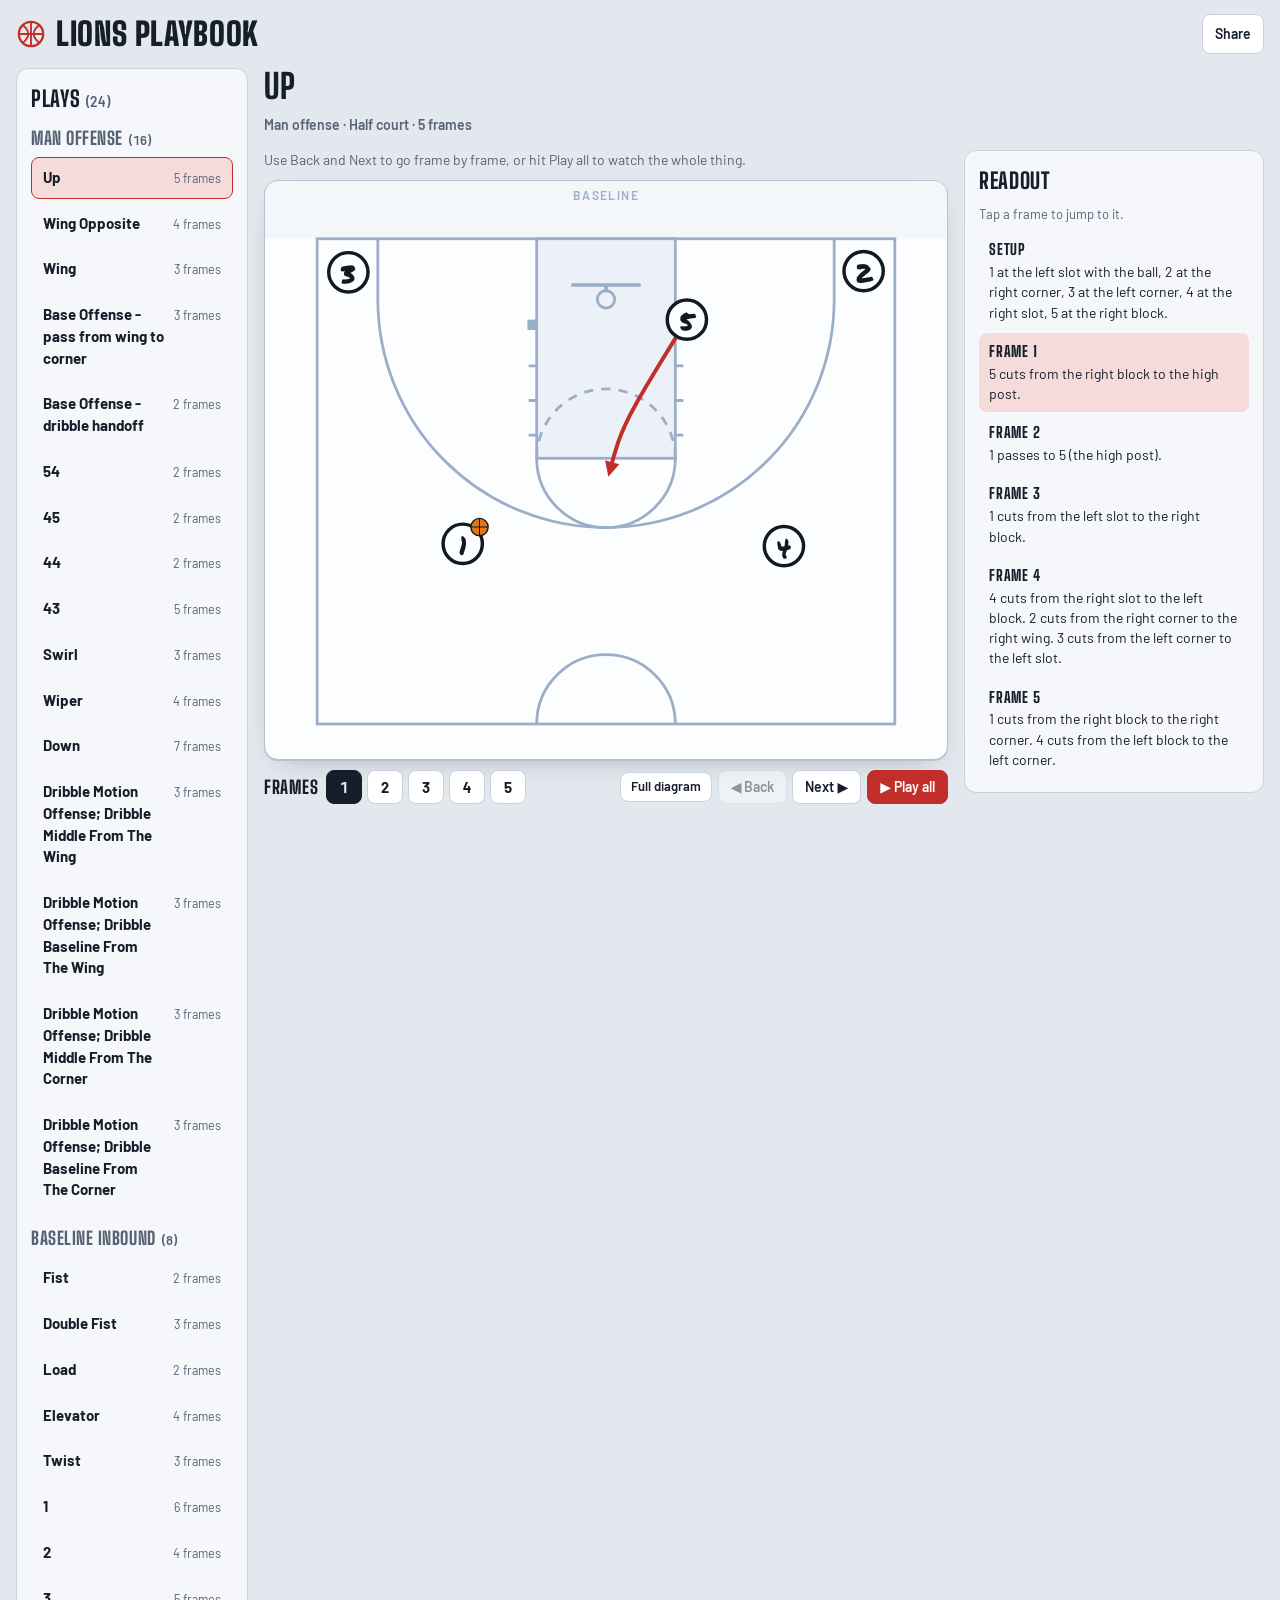
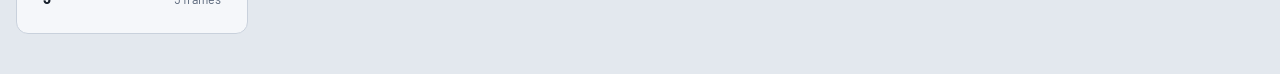
<file: index.html>
<!doctype html>
<html lang="en">
<head>
<meta charset="utf-8">
<meta name="viewport" content="width=device-width, initial-scale=1, viewport-fit=cover">
<title>Lions Playbook</title>
<meta name="description" content="The Lions basketball playbook. Every play, frame by frame.">
<meta name="color-scheme" content="light dark">
<meta name="theme-color" content="#e3e8ee" media="(prefers-color-scheme: light)">
<meta name="theme-color" content="#0e1215" media="(prefers-color-scheme: dark)">
<link rel="icon" href="favicon.svg" type="image/svg+xml">
<link rel="stylesheet" href="css/board.css">
<link rel="stylesheet" href="css/team.css">
<script src="js/core.js" defer></script>
<script src="js/draw.js" defer></script>
<script src="js/viewer.js" defer></script>
<script src="vendor/qrcode.js" defer></script>
<script src="js/team.js" defer></script>
</head>
<body>
<div class="app" id="app">
  <header class="top">
    <div class="brand">
      <svg class="brand-mark" viewBox="0 0 32 32" aria-hidden="true">
        <circle cx="16" cy="16" r="13" fill="none" stroke="currentColor" stroke-width="2.4"/>
        <path d="M3 16h26M16 3v26M7 6.5c4 3 6 6 6 9.5s-2 6.5-6 9.5M25 6.5c-4 3-6 6-6 9.5s2 6.5 6 9.5" fill="none" stroke="currentColor" stroke-width="2"/>
      </svg>
      <h1>Lions Playbook</h1>
    </div>
    <button class="btn" id="share-btn" type="button">Share</button>
  </header>

  <div class="layout">
    <aside class="side" id="side" aria-label="Plays">
      <div class="side-head">
        <h2>Plays <span class="count" id="count"></span></h2>
      </div>
      <div class="groups" id="groups"></div>
      <p class="empty" id="list-msg">Loading plays…</p>
    </aside>

    <main class="main" id="main" hidden>
      <button class="btn small back-link" id="back-to-list" type="button">&#9664; All plays</button>
      <section class="meta" aria-label="Play details">
        <h2 class="play-title" id="play-title"></h2>
        <p class="play-sub" id="play-sub"></p>
        <p class="play-note" id="play-note" hidden></p>
      </section>

      <div class="work">
        <div class="board-col">
          <p class="hint" id="hint"></p>
          <div class="board-wrap" id="board-wrap"><svg id="board" xmlns="http://www.w3.org/2000/svg" role="img" aria-label="Basketball court with the play drawn on it"></svg></div>
          <div class="steps">
            <span class="steps-label">Frames</span>
            <div class="step-tabs" id="step-tabs"></div>
            <span class="grow"></span>
            <button class="btn small" id="full-view" type="button" aria-pressed="false">Full diagram</button>
            <div class="transport" role="group" aria-label="Frame by frame">
              <button class="btn" id="prev-frame" type="button" title="Back one frame (left arrow key)">&#9664; Back</button>
              <button class="btn" id="next-frame" type="button" title="Play this frame (right arrow key)">Next &#9654;</button>
            </div>
            <button class="btn primary" id="play-btn" type="button">&#9654; Play all</button>
          </div>
        </div>

        <aside class="readout" aria-label="Play readout">
          <h3>Readout</h3>
          <p class="fine">Tap a frame to jump to it.</p>
          <ol id="readout"></ol>
        </aside>
      </div>
    </main>
  </div>

  <dialog class="share" id="share" aria-labelledby="share-title">
    <form method="dialog" class="share-in">
      <div class="share-head">
        <h2 id="share-title">Share the playbook</h2>
        <button class="btn small" value="close">Close</button>
      </div>
      <p class="fine">Teammates can scan the code with their phone camera or open the link.</p>
      <div class="qr" id="qr"></div>
      <div class="link-row">
        <label class="sr" for="share-link">Playbook link</label>
        <input id="share-link" type="text" readonly>
        <button class="btn primary" id="copy-link" type="button">Copy</button>
      </div>
    </form>
  </dialog>

  <div class="toast" id="toast" role="status" aria-live="polite" hidden></div>
</div>
</body>
</html>
</file>
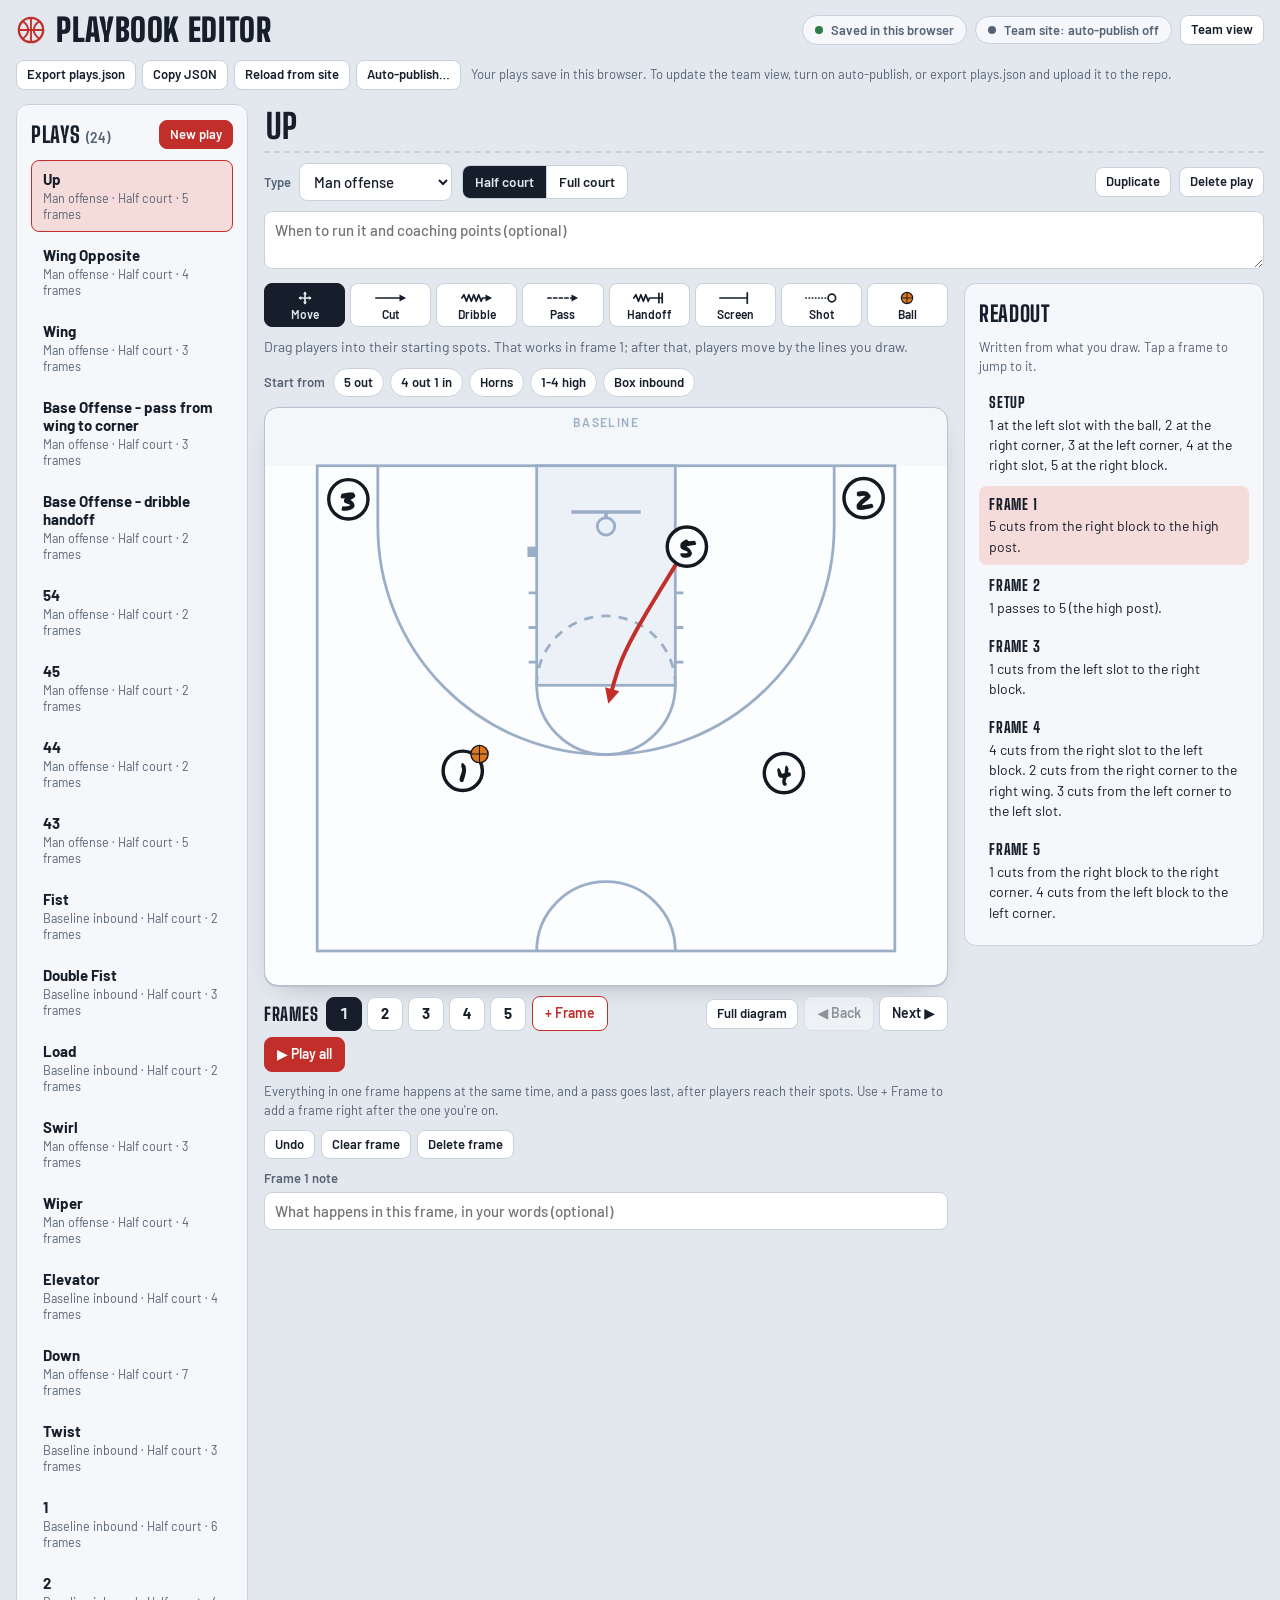
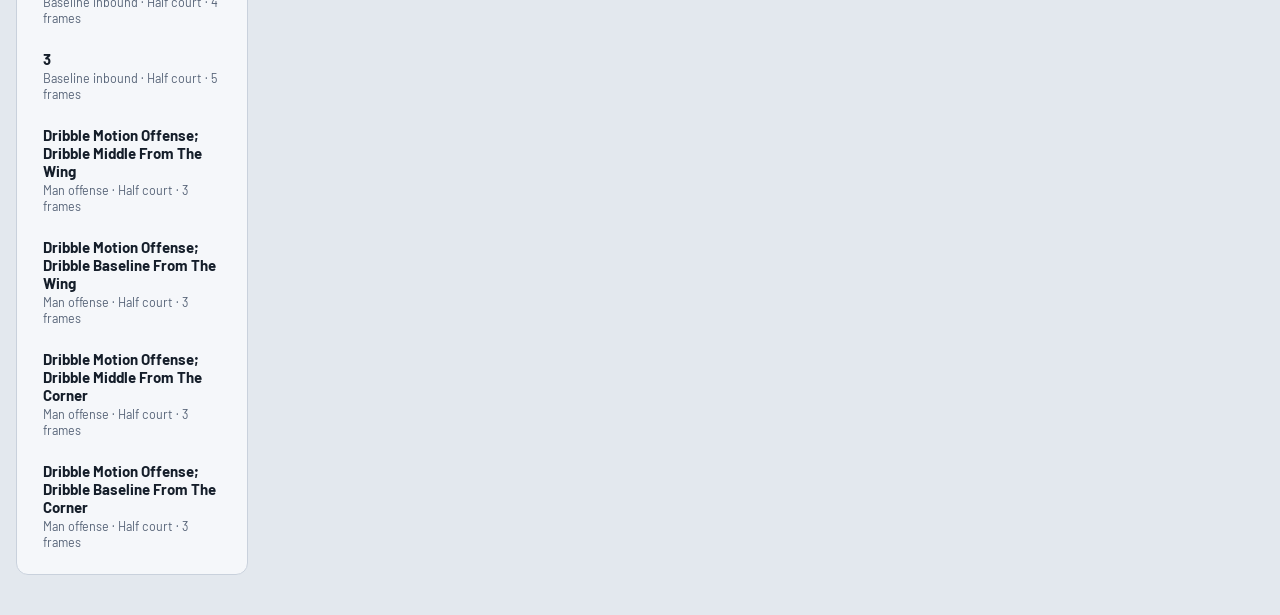
<file: edit.html>
<!doctype html>
<html lang="en">
<head>
<meta charset="utf-8">
<meta name="viewport" content="width=device-width, initial-scale=1, viewport-fit=cover">
<title>Playbook Editor · Lions Playbook</title>
<meta name="robots" content="noindex">
<meta name="color-scheme" content="light dark">
<meta name="theme-color" content="#e3e8ee" media="(prefers-color-scheme: light)">
<meta name="theme-color" content="#0e1215" media="(prefers-color-scheme: dark)">
<link rel="icon" href="favicon.svg" type="image/svg+xml">
<link rel="stylesheet" href="css/board.css">
<link rel="stylesheet" href="css/edit.css">
<script src="js/core.js" defer></script>
<script src="js/draw.js" defer></script>
<script src="js/viewer.js" defer></script>
<script src="js/publish.js" defer></script>
<script src="js/editor.js" defer></script>
</head>
<body>
<div class="app" id="app">
  <header class="top">
    <div class="brand">
      <svg class="brand-mark" viewBox="0 0 32 32" aria-hidden="true">
        <circle cx="16" cy="16" r="13" fill="none" stroke="currentColor" stroke-width="2.4"/>
        <path d="M3 16h26M16 3v26M7 6.5c4 3 6 6 6 9.5s-2 6.5-6 9.5M25 6.5c-4 3-6 6-6 9.5s2 6.5 6 9.5" fill="none" stroke="currentColor" stroke-width="2"/>
      </svg>
      <h1>Playbook Editor</h1>
    </div>
    <div class="top-right">
      <div class="status" id="status" data-kind="pending" role="status"><span class="dot"></span><span id="status-text">Loading plays</span></div>
      <button class="status pub-status" id="pub-status" data-kind="off" type="button" aria-controls="pub-panel" aria-expanded="false"><span class="dot"></span><span id="pub-status-text">Team site: auto-publish off</span></button>
      <a class="btn small" href="./">Team view</a>
    </div>
  </header>
  <div class="file-bar" role="group" aria-label="Playbook file">
    <button class="btn small" id="export" type="button">Export plays.json</button>
    <button class="btn small" id="copy-json" type="button">Copy JSON</button>
    <button class="btn small" id="reload-site" type="button">Reload from site</button>
    <button class="btn small" id="pub-settings" type="button">Auto-publish…</button>
    <span class="fine file-tip" id="file-tip">Your plays save in this browser. To update the team view, turn on auto-publish, or export plays.json and upload it to the repo.</span>
  </div>
  <section class="confirm" id="reload-confirm" role="alertdialog" aria-labelledby="reload-text" hidden>
    <p id="reload-text"></p>
    <div class="confirm-actions">
      <button class="btn primary" id="reload-yes" type="button">Replace my plays</button>
      <button class="btn" id="reload-no" type="button">Cancel</button>
    </div>
  </section>
  <section class="confirm pub-panel" id="pub-panel" aria-labelledby="pub-title" hidden>
    <h3 id="pub-title">Publish to the team automatically</h3>
    <div class="pub-body" id="pub-setup">
      <p>With this on, your plays go to the team site a few seconds after you stop editing, and teammates see them about a minute or two later without reloading.</p>
      <p>It needs a GitHub key that can only change this one repo. The key is saved in this browser only, never on the site. Set it up once on each computer or phone you edit on:</p>
      <ol class="pub-steps">
        <li>Open <a href="https://github.com/settings/personal-access-tokens/new" target="_blank" rel="noopener">GitHub's new key page</a>, signed in as the repo owner.</li>
        <li>Name it <b>Lions Playbook editor</b> and pick an expiration. A year is fine.</li>
        <li>Under <b>Repository access</b>, choose <b>Only select repositories</b> and pick <b>Lions-Basketball-Playbook</b>.</li>
        <li>Under <b>Permissions</b>, add <b>Contents</b> and set it to <b>Read and write</b>.</li>
        <li>Click <b>Generate token</b>, copy it, and paste it here.</li>
      </ol>
      <p class="fine">Turning this on publishes the plays in this editor right away, so they become the team's plays.</p>
      <div class="key-row">
        <label class="sr" for="pub-key">GitHub key</label>
        <input id="pub-key" type="password" autocomplete="off" spellcheck="false" placeholder="Paste the key (github_pat_…)">
        <button class="btn primary" id="pub-on" type="button">Turn on</button>
      </div>
      <p class="pub-msg" id="pub-setup-msg" role="status" hidden></p>
    </div>
    <div class="pub-body" id="pub-manage" hidden>
      <p id="pub-detail" role="status"></p>
      <div class="confirm-actions">
        <button class="btn primary" id="pub-now" type="button">Publish now</button>
        <button class="btn primary" id="pub-force" type="button" hidden>Replace the team's plays with mine</button>
        <button class="btn" id="pub-reload" type="button" hidden>Reload from site</button>
        <button class="btn" id="pub-off" type="button">Turn off auto-publish</button>
      </div>
    </div>
    <div class="confirm-actions"><button class="btn" id="pub-close" type="button">Close</button></div>
  </section>
  <p class="notice" id="notice" hidden></p>

  <div class="layout">
    <aside class="side" aria-label="Plays">
      <div class="side-head">
        <h2>Plays <span class="count" id="count"></span></h2>
        <button class="btn primary small" id="new-play" type="button">New play</button>
      </div>
      <ul class="play-list" id="play-list"></ul>
      <p class="empty" id="list-empty" hidden>No saved plays yet. Draw on the board and the play saves itself.</p>
    </aside>

    <main class="main">
      <section class="meta" aria-label="Play details">
        <label class="sr" for="play-name">Play name</label>
        <input id="play-name" class="play-name" type="text" maxlength="60" placeholder="Name this play" autocomplete="off" spellcheck="false">
        <div class="meta-row">
          <label class="field" for="play-kind"><span>Type</span><select id="play-kind"></select></label>
          <div class="seg" role="group" aria-label="Court">
            <button type="button" data-court="half" id="court-half" aria-pressed="true">Half court</button>
            <button type="button" data-court="full" id="court-full" aria-pressed="false">Full court</button>
          </div>
          <div class="meta-actions">
            <button class="btn small" id="dup" type="button">Duplicate</button>
            <button class="btn small" id="del" type="button">Delete play</button>
          </div>
        </div>
        <label class="sr" for="play-note">Play notes</label>
        <textarea id="play-note" rows="2" maxlength="600" placeholder="When to run it and coaching points (optional)"></textarea>
      </section>

      <div class="work">
        <div class="board-col">
          <div class="tools" id="tools" role="toolbar" aria-label="Drawing tools">
            <button type="button" class="tool" data-tool="move" aria-pressed="true"><svg viewBox="0 0 36 14" aria-hidden="true"><path class="ln" d="M18 1.5v11M12.5 7h11"/><polygon class="hd" points="18,0 15.8,3 20.2,3"/><polygon class="hd" points="18,14 15.8,11 20.2,11"/><polygon class="hd" points="11,7 14,4.8 14,9.2"/><polygon class="hd" points="25,7 22,4.8 22,9.2"/></svg>Move</button>
            <button type="button" class="tool" data-tool="cut" aria-pressed="false"><svg viewBox="0 0 36 14" aria-hidden="true"><path class="ln" d="M2 7H27"/><polygon class="hd" points="34,7 27,3.4 27,10.6"/></svg>Cut</button>
            <button type="button" class="tool" data-tool="dribble" aria-pressed="false"><svg viewBox="0 0 36 14" aria-hidden="true"><path class="ln" d="M2 7l2.2-3.5 2.6 7 2.6-7 2.6 7 2.6-7 2.6 7 2.6-7 2.6 7 1.3-3.5H27"/><polygon class="hd" points="34,7 27,3.4 27,10.6"/></svg>Dribble</button>
            <button type="button" class="tool" data-tool="pass" aria-pressed="false"><svg viewBox="0 0 36 14" aria-hidden="true"><path class="ln" d="M2 7H27" stroke-dasharray="3.4 2.6"/><polygon class="hd" points="34,7 27,3.4 27,10.6"/></svg>Pass</button>
            <button type="button" class="tool" data-tool="handoff" aria-pressed="false"><svg viewBox="0 0 36 14" aria-hidden="true"><path class="ln" d="M2 7l2.2-3.5 2.6 7 2.6-7 2.6 7 2.6-7 2.6 7 1.3-3.5H32M28.5 2v10M32 2v10"/></svg>Handoff</button>
            <button type="button" class="tool" data-tool="screen" aria-pressed="false"><svg viewBox="0 0 36 14" aria-hidden="true"><path class="ln" d="M2 7H31M31 1.5v11"/></svg>Screen</button>
            <button type="button" class="tool" data-tool="shot" aria-pressed="false"><svg viewBox="0 0 36 14" aria-hidden="true"><path class="ln" d="M2 7H23" stroke-dasharray=".4 3"/><circle class="ln" cx="29.5" cy="7" r="4"/></svg>Shot</button>
            <button type="button" class="tool" data-tool="ball" aria-pressed="false"><svg viewBox="0 0 36 14" aria-hidden="true"><circle cx="18" cy="7" r="6" fill="var(--ball)" stroke="currentColor" stroke-width="1.2"/><path d="M12 7h12M18 1v12" fill="none" stroke="currentColor" stroke-width="1"/></svg>Ball</button>
          </div>
          <p class="hint" id="hint"></p>
          <div class="presets" id="presets"></div>
          <div class="board-wrap" id="board-wrap"><svg id="board" xmlns="http://www.w3.org/2000/svg" role="img" aria-label="Basketball court with the play drawn on it"></svg></div>
          <div class="steps">
            <span class="steps-label">Frames</span>
            <div class="step-tabs" id="step-tabs"></div>
            <button class="btn add" id="add-step" type="button" title="Add a frame right after the one you're on">+ Frame</button>
            <span class="grow"></span>
            <button class="btn small" id="full-view" type="button" aria-pressed="false">Full diagram</button>
            <div class="transport" role="group" aria-label="Frame by frame">
              <button class="btn" id="prev-frame" type="button" title="Back one frame (left arrow key)">&#9664; Back</button>
              <button class="btn" id="next-frame" type="button" title="Play this frame (right arrow key)">Next &#9654;</button>
            </div>
            <button class="btn primary" id="play-btn" type="button">&#9654; Play all</button>
          </div>
          <p class="fine frames-tip">Everything in one frame happens at the same time, and a pass goes last, after players reach their spots. Use + Frame to add a frame right after the one you're on.</p>
          <div class="step-tools">
            <button class="btn small" id="undo" type="button">Undo</button>
            <button class="btn small" id="del-line" type="button" hidden>Delete selected line</button>
            <button class="btn small" id="clear-step" type="button">Clear frame</button>
            <button class="btn small" id="del-step" type="button">Delete frame</button>
          </div>
          <label class="field wide" for="step-note"><span id="step-note-label">Frame 1 note</span><input id="step-note" type="text" maxlength="200" placeholder="What happens in this frame, in your words (optional)" autocomplete="off"></label>
        </div>

        <aside class="readout" aria-label="Play readout">
          <h3>Readout</h3>
          <p class="fine">Written from what you draw. Tap a frame to jump to it.</p>
          <ol id="readout"></ol>
        </aside>
      </div>
    </main>
  </div>
  <div class="toast" id="toast" role="status" aria-live="polite" hidden></div>
</div>
</body>
</html>
</file>
<file: css/board.css>
/* Shared look for the team view and the editor, from the original Playbook Board.
   Light theme = dry-erase board with marker ink. Dark theme = chalkboard with chalk. */
@font-face{font-family:"Barlow"; font-style:normal; font-weight:400; font-display:swap; src:url(../fonts/barlow-400.woff2) format("woff2")}
@font-face{font-family:"Barlow"; font-style:normal; font-weight:500; font-display:swap; src:url(../fonts/barlow-500.woff2) format("woff2")}
@font-face{font-family:"Barlow"; font-style:normal; font-weight:600; font-display:swap; src:url(../fonts/barlow-600.woff2) format("woff2")}
@font-face{font-family:"Barlow"; font-style:normal; font-weight:700; font-display:swap; src:url(../fonts/barlow-700.woff2) format("woff2")}
@font-face{font-family:"Big Shoulders Display"; font-style:normal; font-weight:700 900; font-display:swap; src:url(../fonts/big-shoulders-display.woff2) format("woff2")}
@font-face{font-family:"Permanent Marker"; font-style:normal; font-weight:400; font-display:swap; src:url(../fonts/permanent-marker.woff2) format("woff2")}

:root{
  --bg:#e3e8ee; --panel:#f5f7fa; --raise:#ffffff; --ink:#151e2a; --muted:#566377; --rule:#c9d1dc;
  --accent:#c22f2a; --accent-ink:#ffffff; --accent-soft:#f5dcda;
  --ok:#2c7d47; --warn:#a86b12;
  --board:#fcfdfe; --board-edge:#b6c2d1; --court:#9aaec8; --paint:#ecf1f8;
  --mark:#131920; --action:#c22f2a; --pass:#1b5bbd; --ball:#e0761c; --sel:#ee9a10;
  --display:"Big Shoulders Display","Arial Narrow",Impact,sans-serif;
  --body:"Barlow",system-ui,-apple-system,"Segoe UI",Roboto,sans-serif;
  --marker:"Permanent Marker","Marker Felt","Comic Sans MS",cursive;
}
@media (prefers-color-scheme: dark){
  :root:not([data-theme="light"]){
    --bg:#0e1215; --panel:#151b1f; --raise:#1b2227; --ink:#e5eaed; --muted:#95a1ab; --rule:#29323a;
    --accent:#ec5a4f; --accent-ink:#1b0d0c; --accent-soft:#3b201e;
    --ok:#5cc57c; --warn:#e5b04a;
    --board:#1b2622; --board-edge:#33443d; --court:#7c968a; --paint:#22302a;
    --mark:#f1f3ee; --action:#f2d268; --pass:#92c6ff; --ball:#f08a35; --sel:#ff875a;
    color-scheme:dark;
  }
}
:root[data-theme="dark"]{
  --bg:#0e1215; --panel:#151b1f; --raise:#1b2227; --ink:#e5eaed; --muted:#95a1ab; --rule:#29323a;
  --accent:#ec5a4f; --accent-ink:#1b0d0c; --accent-soft:#3b201e;
  --ok:#5cc57c; --warn:#e5b04a;
  --board:#1b2622; --board-edge:#33443d; --court:#7c968a; --paint:#22302a;
  --mark:#f1f3ee; --action:#f2d268; --pass:#92c6ff; --ball:#f08a35; --sel:#ff875a;
  color-scheme:dark;
}

*{box-sizing:border-box}
html{-webkit-text-size-adjust:100%; text-size-adjust:100%}
body{margin:0; background:var(--bg); color:var(--ink); font-family:var(--body); font-size:15px; line-height:1.45}
[hidden]{display:none!important}
a{color:inherit}
.app{max-width:1440px; margin:0 auto; padding-left:max(16px, env(safe-area-inset-left, 0px)); padding-right:max(16px, env(safe-area-inset-right, 0px)); padding-block:14px 40px; display:grid; gap:14px}
.sr{position:absolute; width:1px; height:1px; overflow:hidden; clip:rect(0 0 0 0); white-space:nowrap}

/* header */
.top{display:flex; flex-wrap:wrap; align-items:center; justify-content:space-between; gap:10px}
.brand{display:flex; align-items:center; gap:10px}
.brand-mark{width:30px; height:30px; color:var(--accent); flex:none}
h1{margin:0; font-family:var(--display); font-weight:900; font-size:32px; letter-spacing:.02em; text-transform:uppercase; line-height:1}
.status{display:inline-flex; align-items:center; gap:8px; padding:5px 12px; border:1px solid var(--rule); border-radius:999px; background:var(--panel); font-size:13px; font-weight:600; color:var(--muted)}
.status .dot{width:8px; height:8px; border-radius:50%; background:var(--muted)}
.status[data-kind="saved"] .dot{background:var(--ok)}
.status[data-kind="saving"] .dot,.status[data-kind="pending"] .dot{background:var(--warn)}
.status[data-kind="local"] .dot{background:var(--warn)}
.status[data-kind="error"] .dot{background:var(--accent)}
.status[data-kind="error"]{color:var(--ink)}
.notice{margin:0; padding:10px 14px; border:1px dashed var(--rule); border-radius:10px; background:var(--panel); color:var(--muted); font-size:14px; max-width:80ch}

/* layout */
.layout{display:grid; grid-template-columns:minmax(0,1fr); gap:16px; align-items:start}
@media (min-width:900px){ .layout{grid-template-columns:232px minmax(0,1fr)} .side{position:sticky; top:calc(env(safe-area-inset-top, 0px) + 12px)} }

/* buttons */
.btn{font:600 14px/1.2 var(--body); padding:8px 12px; border-radius:8px; border:1px solid var(--rule); background:var(--raise); color:var(--ink); cursor:pointer; white-space:nowrap}
.btn:hover{border-color:var(--muted)}
.btn.small{padding:6px 10px; font-size:13px}
.btn.primary{background:var(--accent); border-color:var(--accent); color:var(--accent-ink)}
.btn.primary:hover{filter:brightness(1.06)}
.btn[data-armed]{background:var(--accent); border-color:var(--accent); color:var(--accent-ink)}
.btn[aria-pressed="true"]{background:var(--ink); border-color:var(--ink); color:var(--bg)}
.btn:disabled{opacity:.42; cursor:default}
button:focus-visible,input:focus-visible,select:focus-visible,textarea:focus-visible,[tabindex]:focus-visible{outline:2px solid var(--accent); outline-offset:2px}

/* sidebar */
.side{background:var(--panel); border:1px solid var(--rule); border-radius:12px; padding:14px; display:grid; gap:10px; min-width:0}
.side-head{display:flex; align-items:center; justify-content:space-between; gap:8px}
h2{margin:0; font-family:var(--display); font-weight:800; font-size:22px; text-transform:uppercase; letter-spacing:.03em}
.count{font-family:var(--body); font-weight:600; font-size:14px; color:var(--muted); letter-spacing:0; font-variant-numeric:tabular-nums}
.play-list{list-style:none; margin:0; padding:0; display:flex; flex-direction:column; gap:4px}
.play-item{width:100%; display:grid; gap:2px; text-align:left; padding:9px 11px; border-radius:8px; border:1px solid transparent; background:transparent; color:var(--ink); cursor:pointer; font-family:var(--body)}
.play-item:hover{background:var(--raise)}
.play-item.on{background:var(--accent-soft); border-color:var(--accent)}
.pi-name{font-weight:700; font-size:15px; overflow-wrap:anywhere}
.pi-meta{font-size:12.5px; color:var(--muted)}
.tag{display:inline-block; margin-left:6px; padding:0 6px; border-radius:4px; border:1px solid var(--rule); font-size:11px; font-weight:700; letter-spacing:.04em; text-transform:uppercase; color:var(--muted); vertical-align:2px}
.empty{margin:0; font-size:14px; color:var(--muted)}

/* play details */
.main{display:grid; gap:14px; min-width:0}
.meta{display:grid; gap:10px; min-width:0}
.play-name{width:100%; font-family:var(--display); font-weight:800; font-size:34px; line-height:1.1; letter-spacing:.02em; text-transform:uppercase; color:var(--ink); background:transparent; border:0; border-bottom:2px dashed var(--rule); padding:4px 2px 6px; border-radius:0}
.play-name::placeholder{color:var(--muted); opacity:.7}
.play-name:focus{outline:none; border-bottom-color:var(--accent)}
.meta-row{display:flex; flex-wrap:wrap; align-items:center; gap:10px}
.meta-actions{display:flex; gap:8px; margin-left:auto}
.field{display:inline-flex; align-items:center; gap:8px; font-size:13px; font-weight:600; color:var(--muted)}
.field.wide{display:grid; gap:4px}
select,textarea,input[type="text"]:not(.play-name){font:500 15px/1.35 var(--body); color:var(--ink); background:var(--raise); border:1px solid var(--rule); border-radius:8px; padding:8px 10px; min-width:0}
textarea{width:100%; resize:vertical}
#step-note{width:100%}
.seg{display:inline-flex; border:1px solid var(--rule); border-radius:8px; overflow:hidden; background:var(--raise)}
.seg button{font:600 13.5px/1 var(--body); padding:9px 12px; border:0; background:transparent; color:var(--ink); cursor:pointer}
.seg button+button{border-left:1px solid var(--rule)}
.seg button[aria-pressed="true"]{background:var(--ink); color:var(--bg)}

/* board column */
.work{display:grid; gap:16px; grid-template-columns:minmax(0,1fr); align-items:start}
@media (min-width:1180px){ .work{grid-template-columns:minmax(0,1fr) 300px} }
.board-col{display:grid; gap:10px; min-width:0}
.tools{display:grid; grid-template-columns:repeat(8, minmax(0,1fr)); gap:5px; max-width:720px}
@media (max-width:560px){ .tools{grid-template-columns:repeat(4, minmax(0,1fr))} }
.tool{display:flex; flex-direction:column; align-items:center; gap:3px; padding:7px 2px 6px; border:1px solid var(--rule); border-radius:8px; background:var(--raise); color:var(--ink); cursor:pointer; font:600 12px/1 var(--body); min-width:0}
.tool svg{width:34px; height:14px; max-width:100%; overflow:visible}
.tool svg .ln{fill:none; stroke:currentColor; stroke-width:1.8; stroke-linecap:round; stroke-linejoin:round}
.tool svg .hd{fill:currentColor}
.tool[aria-pressed="true"]{background:var(--ink); border-color:var(--ink); color:var(--bg)}
.tool:hover{border-color:var(--muted)}
.hint{margin:0; font-size:14px; color:var(--muted); min-height:1.45em}
.presets{display:flex; flex-wrap:wrap; align-items:center; gap:6px}
.presets .lbl{font-size:13px; font-weight:600; color:var(--muted); margin-right:2px}
.chip{font:600 13px/1 var(--body); padding:7px 10px; border-radius:999px; border:1px solid var(--rule); background:var(--raise); color:var(--ink); cursor:pointer}
.chip[aria-pressed="true"]{border-color:var(--accent); background:var(--accent-soft)}
.board-wrap{--ar:1.18; --maxh:68vh; width:100%; max-width:min(100%, calc(var(--maxh) * var(--ar))); aspect-ratio:var(--ar); margin-inline:auto; background:var(--board); border:1px solid var(--board-edge); border-radius:14px; box-shadow:0 1px 0 var(--board-edge), 0 10px 28px -18px rgba(10,20,40,.45); overflow:hidden}
.board-wrap[data-court="full"]{--maxh:80vh}
#board{display:block; width:100%; height:100%; touch-action:none; user-select:none; -webkit-user-select:none; cursor:crosshair}
.steps{display:flex; flex-wrap:wrap; align-items:center; gap:6px}
.steps-label{font-family:var(--display); font-weight:800; font-size:18px; text-transform:uppercase; letter-spacing:.04em; margin-right:2px}
.step-tabs{display:flex; flex-wrap:wrap; gap:5px}
.step-tab{min-width:36px; height:34px; padding:0 8px; border-radius:8px; border:1px solid var(--rule); background:var(--raise); color:var(--ink); font:700 15px/1 var(--body); cursor:pointer; font-variant-numeric:tabular-nums}
.step-tab[aria-current="step"]{background:var(--ink); border-color:var(--ink); color:var(--bg)}
.grow{flex:1 1 0}
.btn.add{border-color:var(--accent); color:var(--accent)}
.btn.add:hover{background:var(--accent-soft)}
.transport{display:inline-flex; gap:5px}
.step-tab.end{display:inline-flex; align-items:center; font-size:13px; letter-spacing:.04em; text-transform:uppercase; cursor:default}
.frames-tip{margin-top:-4px}
.step-tools{display:flex; flex-wrap:wrap; gap:6px}

/* readout */
.readout{background:var(--panel); border:1px solid var(--rule); border-radius:12px; padding:14px; display:grid; gap:8px; min-width:0}
h3{margin:0; font-family:var(--display); font-weight:800; font-size:22px; text-transform:uppercase; letter-spacing:.03em}
.fine{margin:0; font-size:13px; color:var(--muted)}
#readout{margin:0; padding:0; list-style:none; display:grid; gap:2px}
#readout li{display:grid; gap:1px; padding:8px 10px; border-radius:8px; font-size:14px; overflow-wrap:anywhere}
#readout li[tabindex]{cursor:pointer}
#readout li[tabindex]:hover{background:var(--raise)}
#readout li.on{background:var(--accent-soft)}
#readout b{font-family:var(--display); font-weight:800; font-size:15px; text-transform:uppercase; letter-spacing:.05em}
#readout .note{color:var(--muted); font-style:italic}

/* court + marks (SVG user units are feet) */
.c-line{fill:none; stroke:var(--court); stroke-width:.24}
.c-dash{fill:none; stroke:var(--court); stroke-width:.24; stroke-dasharray:.8 .7}
.c-paint{fill:var(--paint); stroke:var(--court); stroke-width:.24}
.c-fill{fill:var(--court)}
.c-oob{fill:var(--court); opacity:.08}
.pl-c{fill:var(--board); stroke:var(--mark); stroke-width:.3}
.pl-t{fill:var(--mark); font-family:var(--marker); font-size:2.25px; text-anchor:middle; dominant-baseline:central}
.pl-ring{fill:none; stroke:var(--pass); stroke-width:.3; stroke-dasharray:.5 .4}
.a-move{fill:none; stroke:var(--action); stroke-width:.34; stroke-linecap:round; stroke-linejoin:round}
.a-head{fill:var(--action)}
.a-pass{fill:none; stroke:var(--pass); stroke-width:.32; stroke-dasharray:.95 .7; stroke-linecap:round}
.a-shot{fill:none; stroke:var(--pass); stroke-width:.42; stroke-dasharray:.12 .55; stroke-linecap:round}
.a-phead{fill:var(--pass)}
.a-hit{fill:none; stroke:transparent; stroke-width:2.6; pointer-events:stroke; cursor:pointer}
.act.sel .a-move{stroke:var(--sel); stroke-width:.46}
.act.sel .a-pass,.act.sel .a-shot{stroke:var(--sel)}
.act.sel .a-head,.act.sel .a-phead{fill:var(--sel)}
.ghost{opacity:.3}
.temp{opacity:.75}
.badge circle{fill:var(--mark)}
.badge text{fill:var(--board); font-family:var(--body); font-weight:700; font-size:1.25px; text-anchor:middle; dominant-baseline:central}
.ball{fill:var(--ball); stroke:var(--mark); stroke-width:.12}
.ball-seam{fill:none; stroke:var(--mark); stroke-width:.09}
.oob-label{fill:var(--court); font-family:var(--body); font-weight:600; font-size:1.05px; letter-spacing:.12px; text-anchor:middle}

/* toast */
.toast{position:fixed; left:50%; bottom:calc(18px + env(safe-area-inset-bottom, 0px)); transform:translateX(-50%); max-width:calc(100% - 32px); width:max-content; background:var(--ink); color:var(--bg); padding:10px 16px; border-radius:10px; font-size:14px; font-weight:500; box-shadow:0 8px 24px -10px rgba(0,0,0,.5); z-index:20}

@media (max-width:480px){
  h1{font-size:26px}
  .play-name{font-size:26px}
  .tool{font-size:11px}
  .tool svg{width:28px}
  .meta-actions{margin-left:0}
}
@media (prefers-reduced-motion: reduce){ *{transition:none!important; animation:none!important} }
</file>
<file: css/team.css>
/* Team view only. On a phone the list and the play are separate screens; from 900px they sit side by side. */
.top .btn{min-height:40px}

/* play list, grouped by type */
.groups{display:grid; gap:14px}
.group h3{display:flex; align-items:baseline; gap:6px; margin:0 0 6px; font-size:18px; color:var(--muted)}
.group h3 .count{font-size:13px}
.play-item{grid-template-columns:minmax(0,1fr) auto; align-items:baseline; column-gap:10px}
.play-item .pi-meta{white-space:nowrap}
@media (max-width:899px){
  .play-item{padding:13px 14px; border-color:var(--rule); background:var(--raise)}
  .pi-name{font-size:17px}
  .pi-meta{font-size:13.5px}
}

/* the play */
.back-link{justify-self:start}
@media (min-width:900px){ .back-link{display:none} }
.play-title{font-size:34px; line-height:1.1; letter-spacing:.02em; overflow-wrap:anywhere}
.play-sub{margin:0; font-size:14px; font-weight:600; color:var(--muted)}
.play-note{margin:0; white-space:pre-line; max-width:70ch}
@media (max-width:480px){ .play-title{font-size:28px} }

/* bigger targets for thumbs */
@media (max-width:560px){
  .steps{gap:8px}
  .steps .btn{padding:11px 14px}
  .step-tab{min-width:42px; height:42px}
  .transport{flex:1 1 auto}
  .transport .btn{flex:1 1 0}
  #play-btn{flex:1 1 100%}
}

/* share */
.share{width:min(420px, calc(100% - 32px)); padding:0; border:1px solid var(--rule); border-radius:14px; background:var(--panel); color:var(--ink); box-shadow:0 20px 50px -20px rgba(0,0,0,.6)}
.share::backdrop{background:rgba(10,14,20,.55)}
.share-in{display:grid; gap:12px; padding:16px}
.share-head{display:flex; align-items:center; justify-content:space-between; gap:10px}
.qr{justify-self:center; width:min(240px, 70vw); aspect-ratio:1; background:#fff; border-radius:10px; padding:6px}
.qr svg{display:block; width:100%; height:100%}
.link-row{display:flex; gap:8px}
.link-row input{flex:1 1 auto; font:500 15px/1.35 var(--body); color:var(--ink); background:var(--raise); border:1px solid var(--rule); border-radius:8px; padding:8px 10px; min-width:0}
a.play-item{text-decoration:none}
</file>
<file: css/edit.css>
/* Editor only. */
.top-right{display:flex; flex-wrap:wrap; align-items:center; gap:8px}
a.btn{text-decoration:none; display:inline-block}
.file-bar{display:flex; flex-wrap:wrap; align-items:center; gap:6px}
.file-tip{margin-left:4px}
.confirm{display:grid; gap:10px; padding:12px 14px; border:1px solid var(--accent); border-radius:10px; background:var(--accent-soft); max-width:80ch}
.confirm p{margin:0; font-weight:500}
.confirm-actions{display:flex; flex-wrap:wrap; gap:8px}

/* plays scroll sideways above the board on narrow screens */
@media (max-width:899px){
  .play-list{flex-direction:row; overflow-x:auto; padding-bottom:4px; scroll-snap-type:x proximity}
  .play-list li{flex:0 0 auto; max-width:230px; scroll-snap-align:start}
  .play-item{border-color:var(--rule); background:var(--raise)}
}

/* auto-publish */
button.status{font-family:var(--body); cursor:pointer}
button.status:hover{border-color:var(--muted)}
.status[data-kind="off"] .dot{background:var(--muted)}
.status[data-kind="waiting"] .dot,.status[data-kind="publishing"] .dot{background:var(--warn)}
.status[data-kind="published"] .dot{background:var(--ok)}
.status[data-kind="conflict"] .dot,.status[data-kind="failed"] .dot{background:var(--accent)}
.status[data-kind="conflict"],.status[data-kind="failed"]{color:var(--ink); border-color:var(--accent)}
.pub-panel{border-color:var(--rule); background:var(--panel)}
.pub-panel h3{font-size:20px}
.pub-body{display:grid; gap:10px}
.pub-body p{margin:0; font-weight:400}
.pub-steps{margin:0; padding-left:22px; display:grid; gap:4px}
.pub-steps a{color:var(--accent); font-weight:600}
.key-row{display:flex; flex-wrap:wrap; gap:8px}
.key-row input{flex:1 1 240px; font:500 15px/1.35 var(--body); color:var(--ink); background:var(--raise); border:1px solid var(--rule); border-radius:8px; padding:8px 10px; min-width:0}
.pub-msg{color:var(--accent); font-weight:600!important}
</file>
